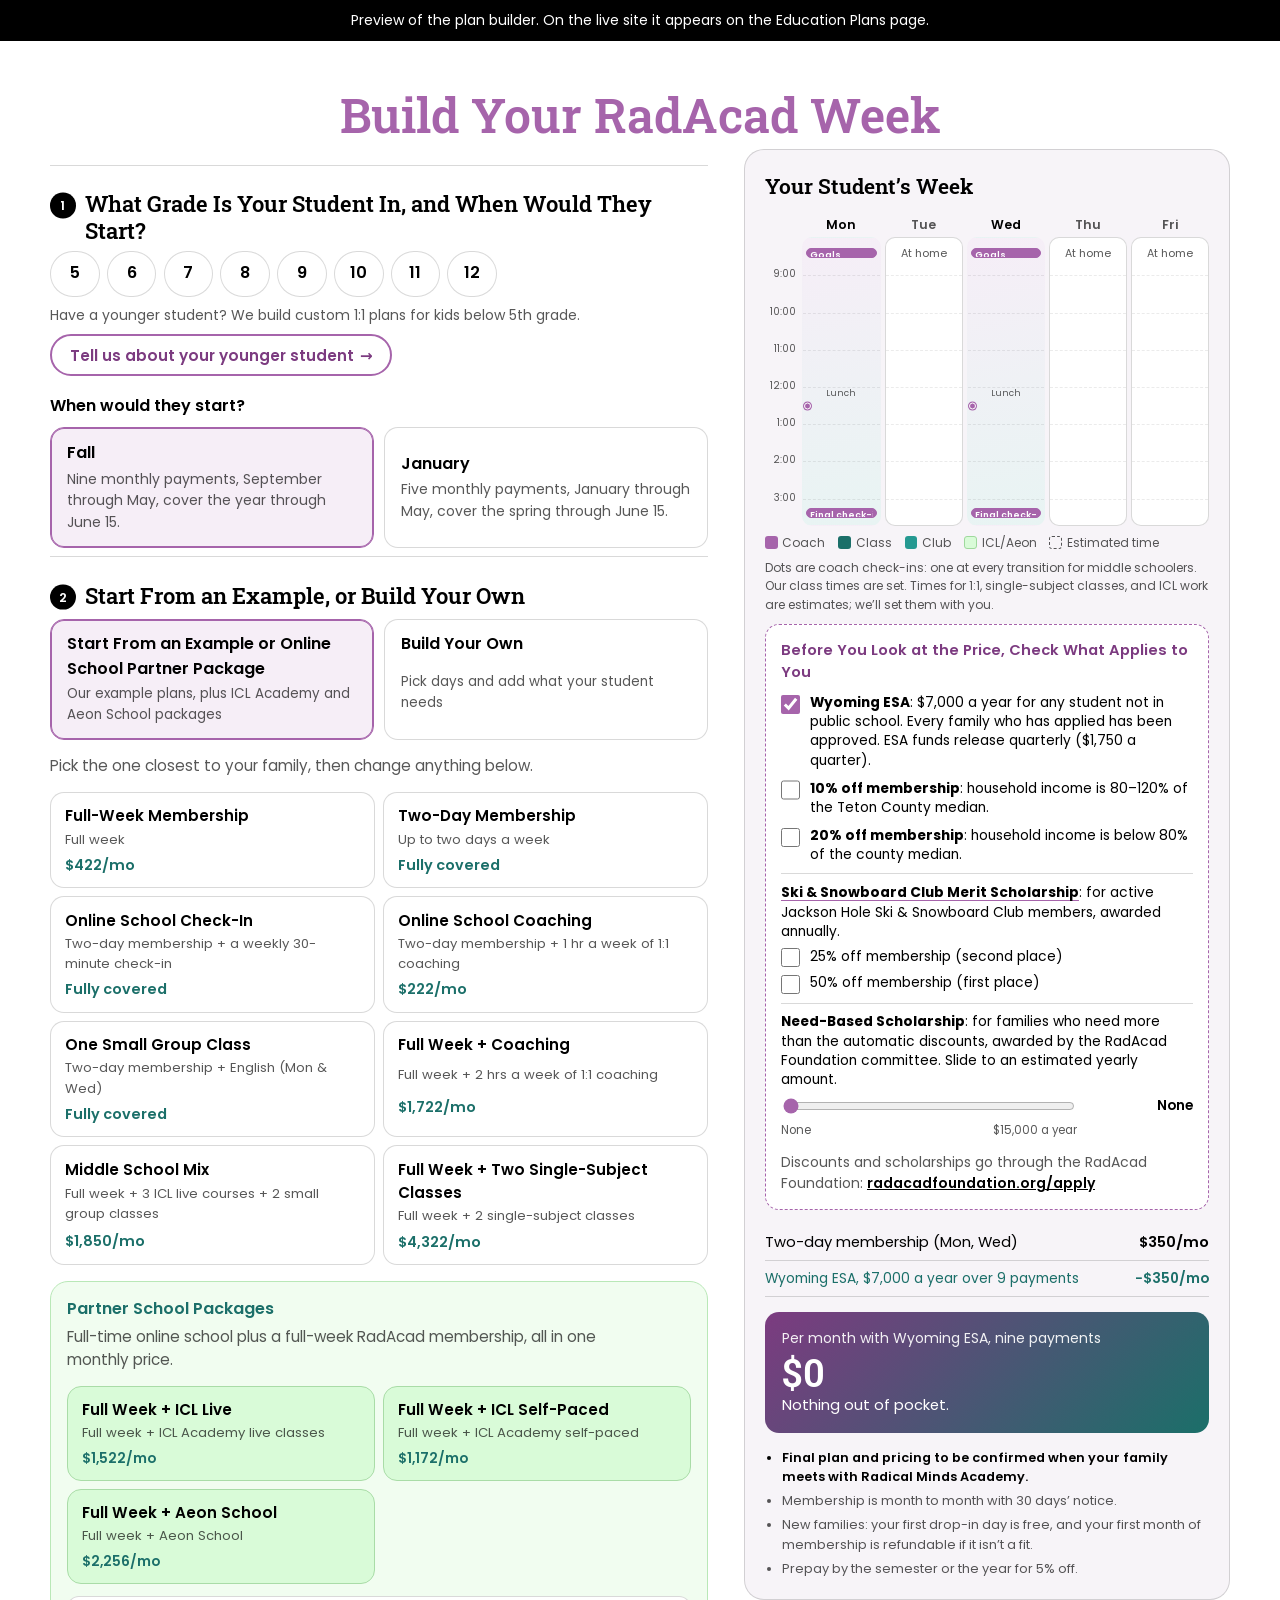
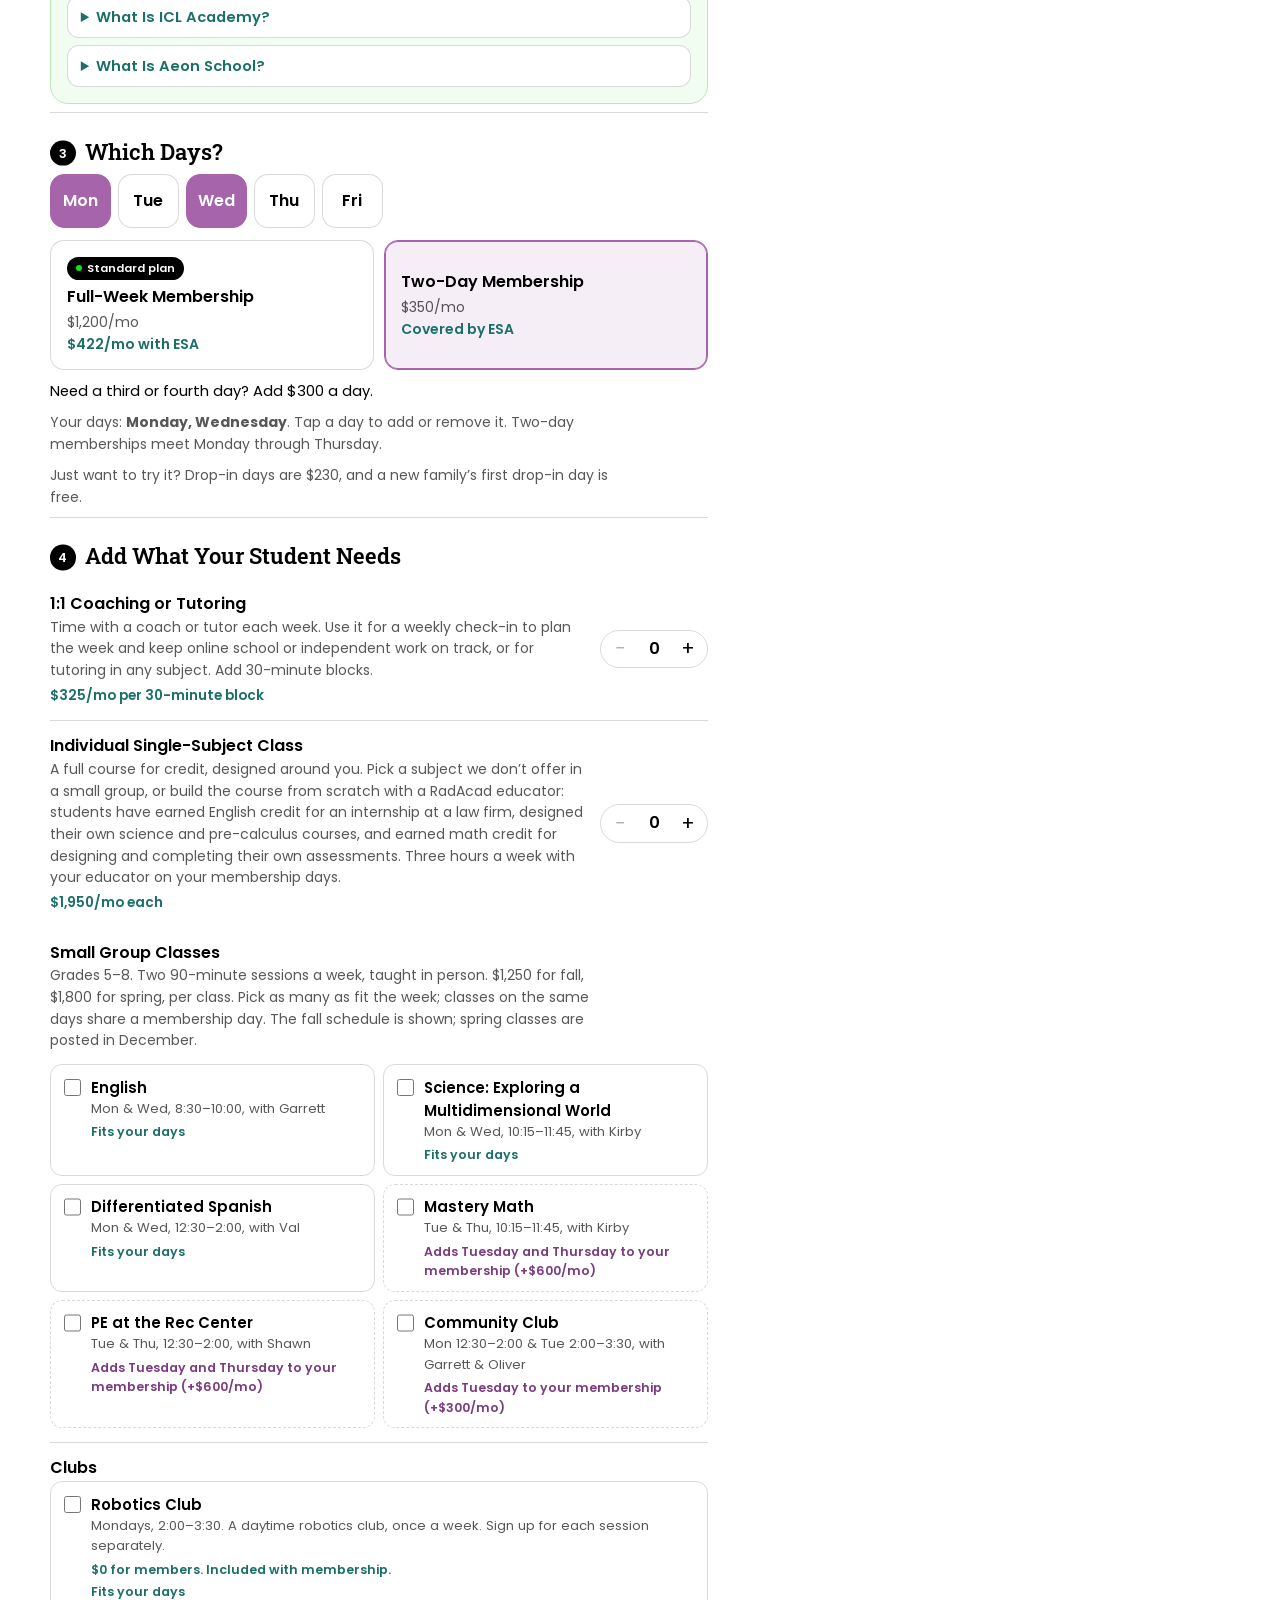
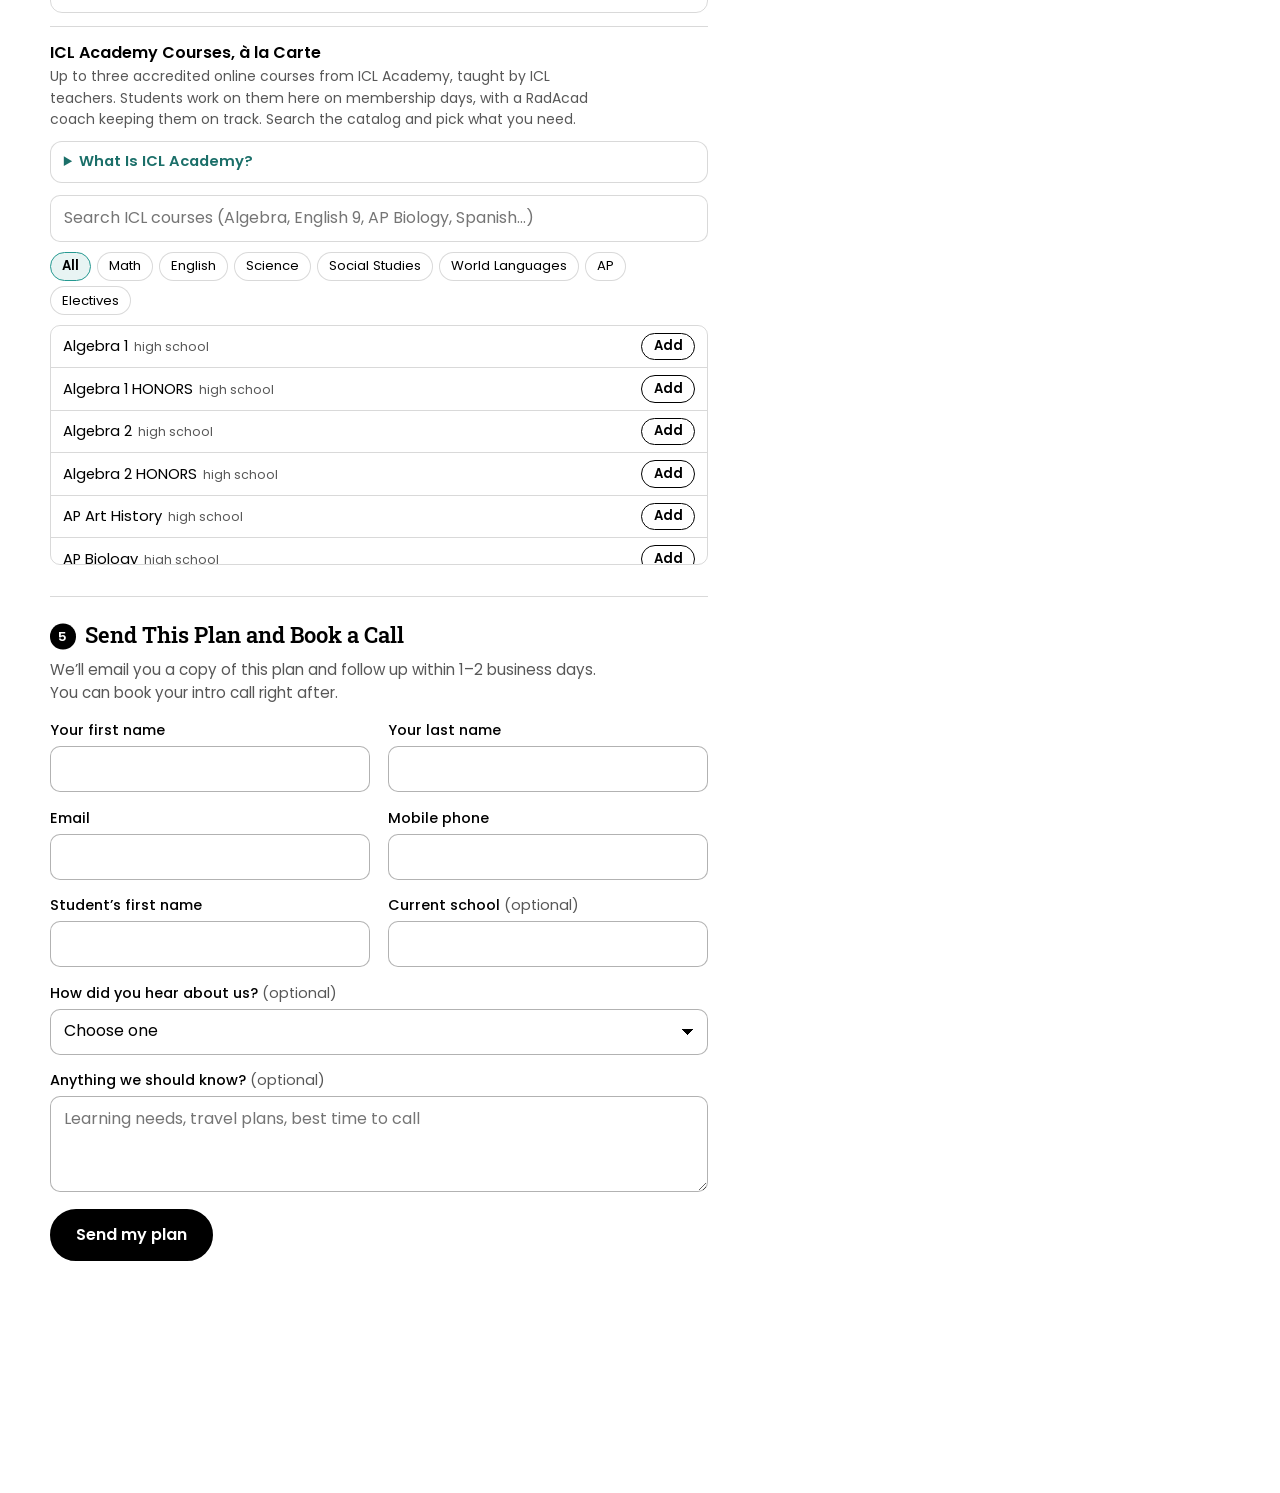
<file: public/index.html>
<!doctype html>
<html lang="en">
<head>
  <meta charset="utf-8">
  <meta name="viewport" content="width=device-width, initial-scale=1">
  <meta name="robots" content="noindex">
  <title>Build Your RadAcad Week — preview</title>
  <style>
    /* Stand-in for the Squarespace page around the builder. Mokoko only loads on the real site. */
    body { margin: 0; background: #fff; color: #000; font-family: "Poppins", system-ui, sans-serif; }
    .page { max-width: 1180px; margin: 0 auto; padding: 48px 16px 0; }
    .page h2 {
      font-family: "mokoko", "Roboto Slab", Georgia, serif; font-weight: 600;
      font-size: clamp(2rem, 4vw, 2.75rem); margin: 0 0 24px; text-align: center;
    }
    .banner { background: #000; color: #fff; font-size: 14px; padding: 10px 16px; text-align: center; }
    .banner a { color: #fff; }
    footer { height: 200px; }
  </style>
</head>
<body>
  <div class="banner">Preview of the plan builder. On the live site it appears on the Education Plans page.</div>
  <main class="page">
    
    <div id="plan-builder"></div>
  </main>
  <footer></footer>
  <script src="embed.js" charset="utf-8" defer></script>
</body>
</html>
</file>
